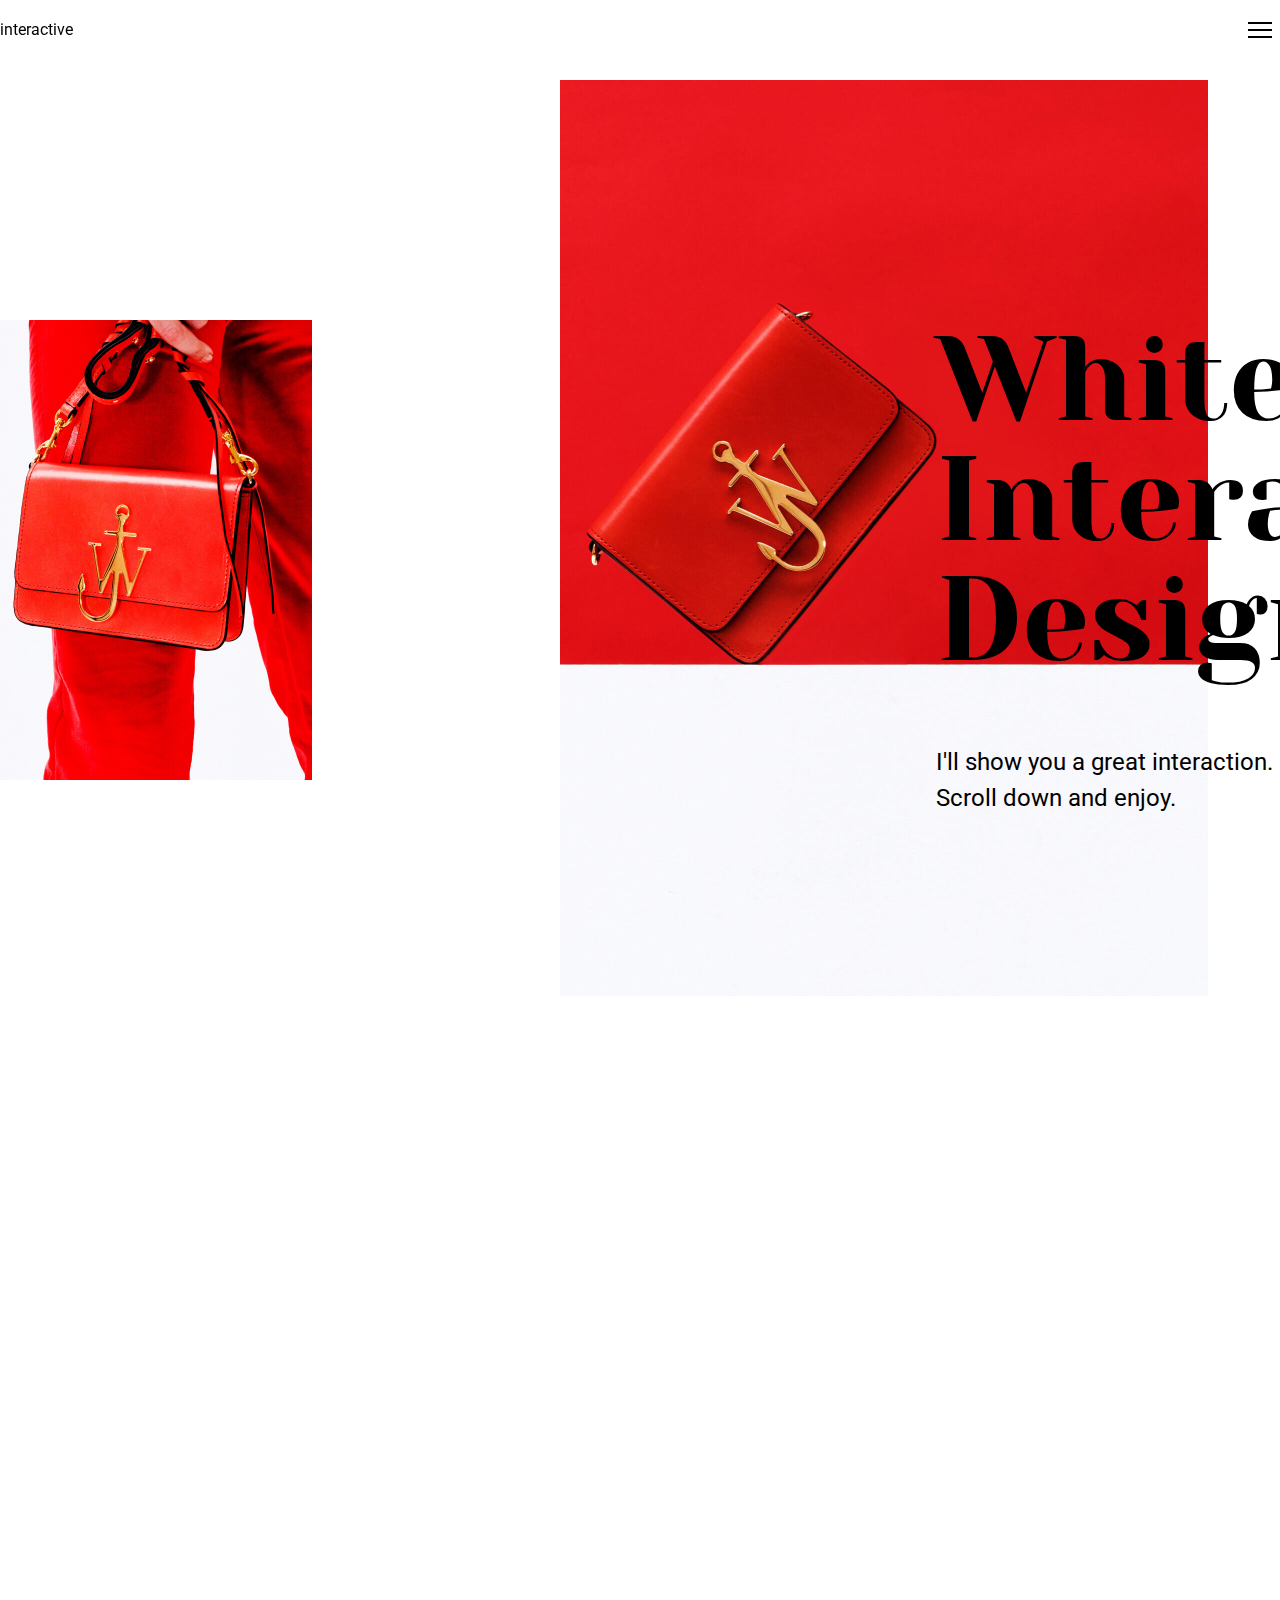
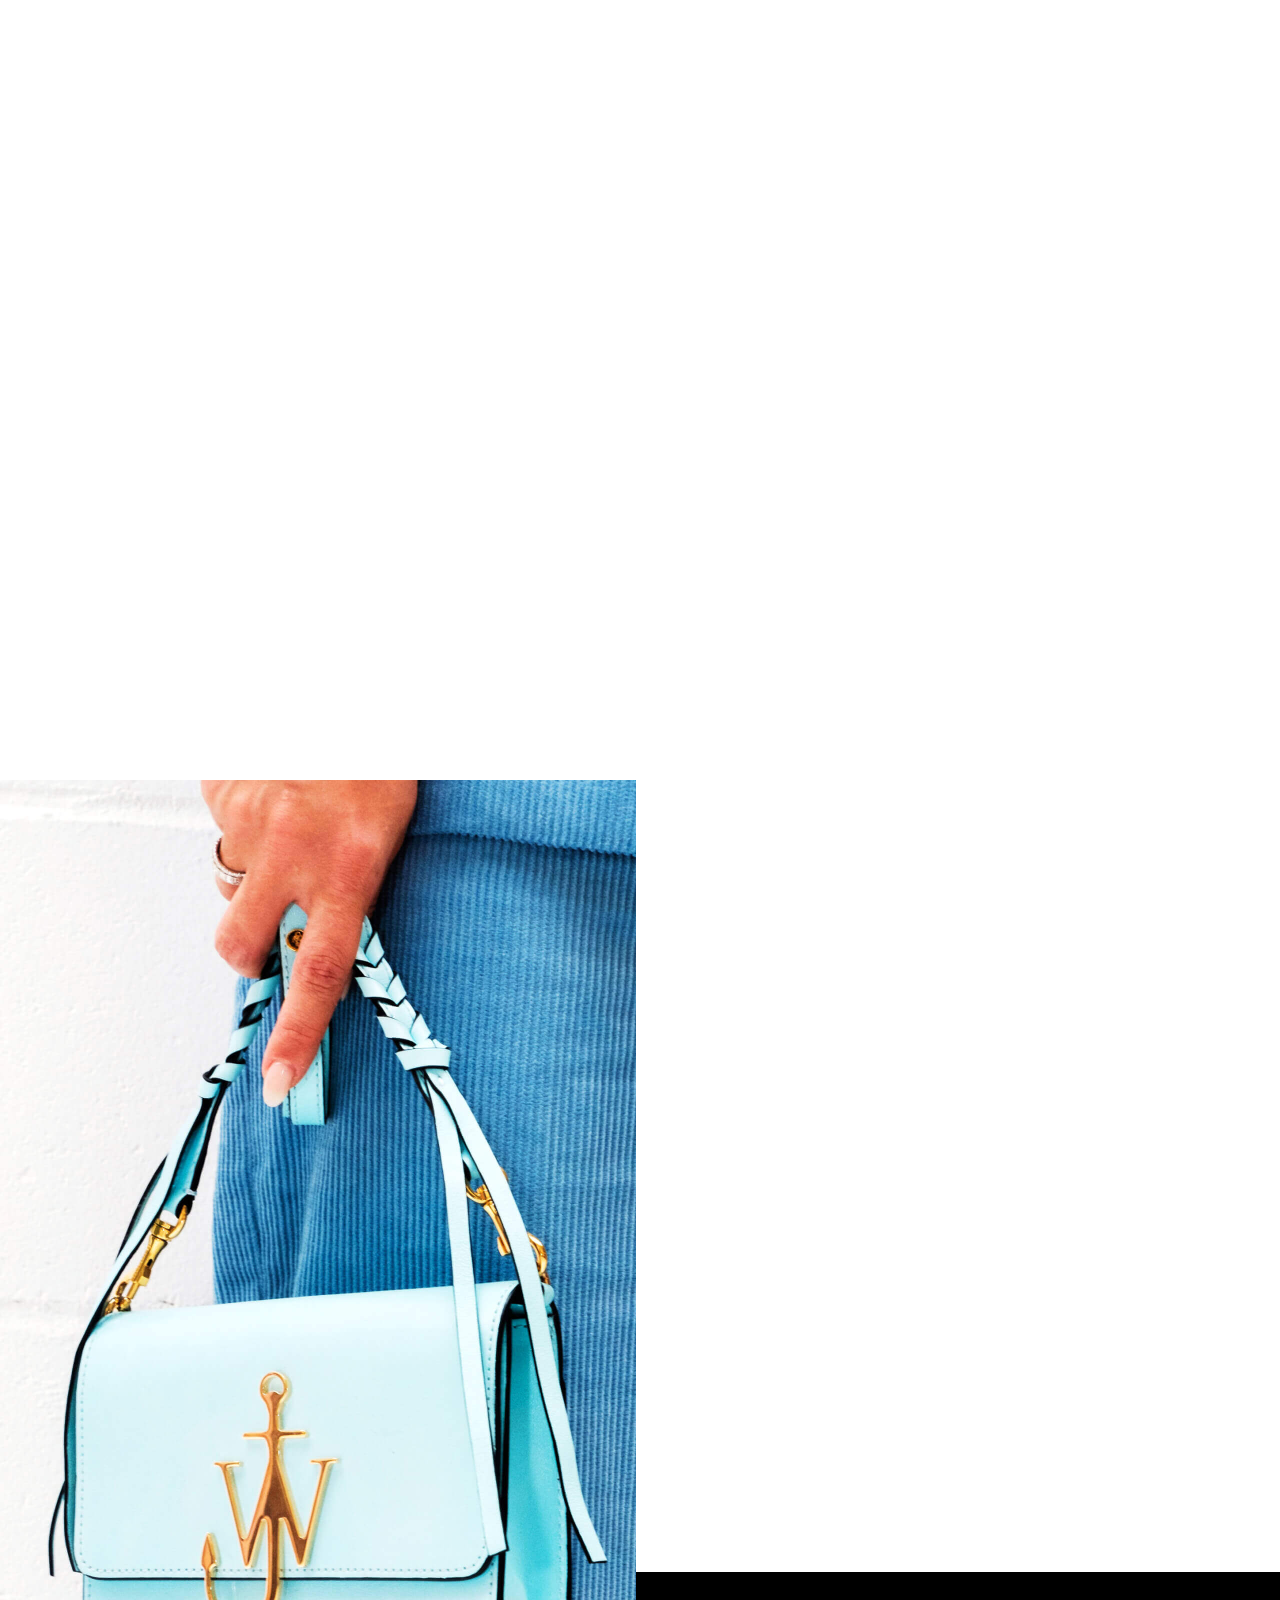
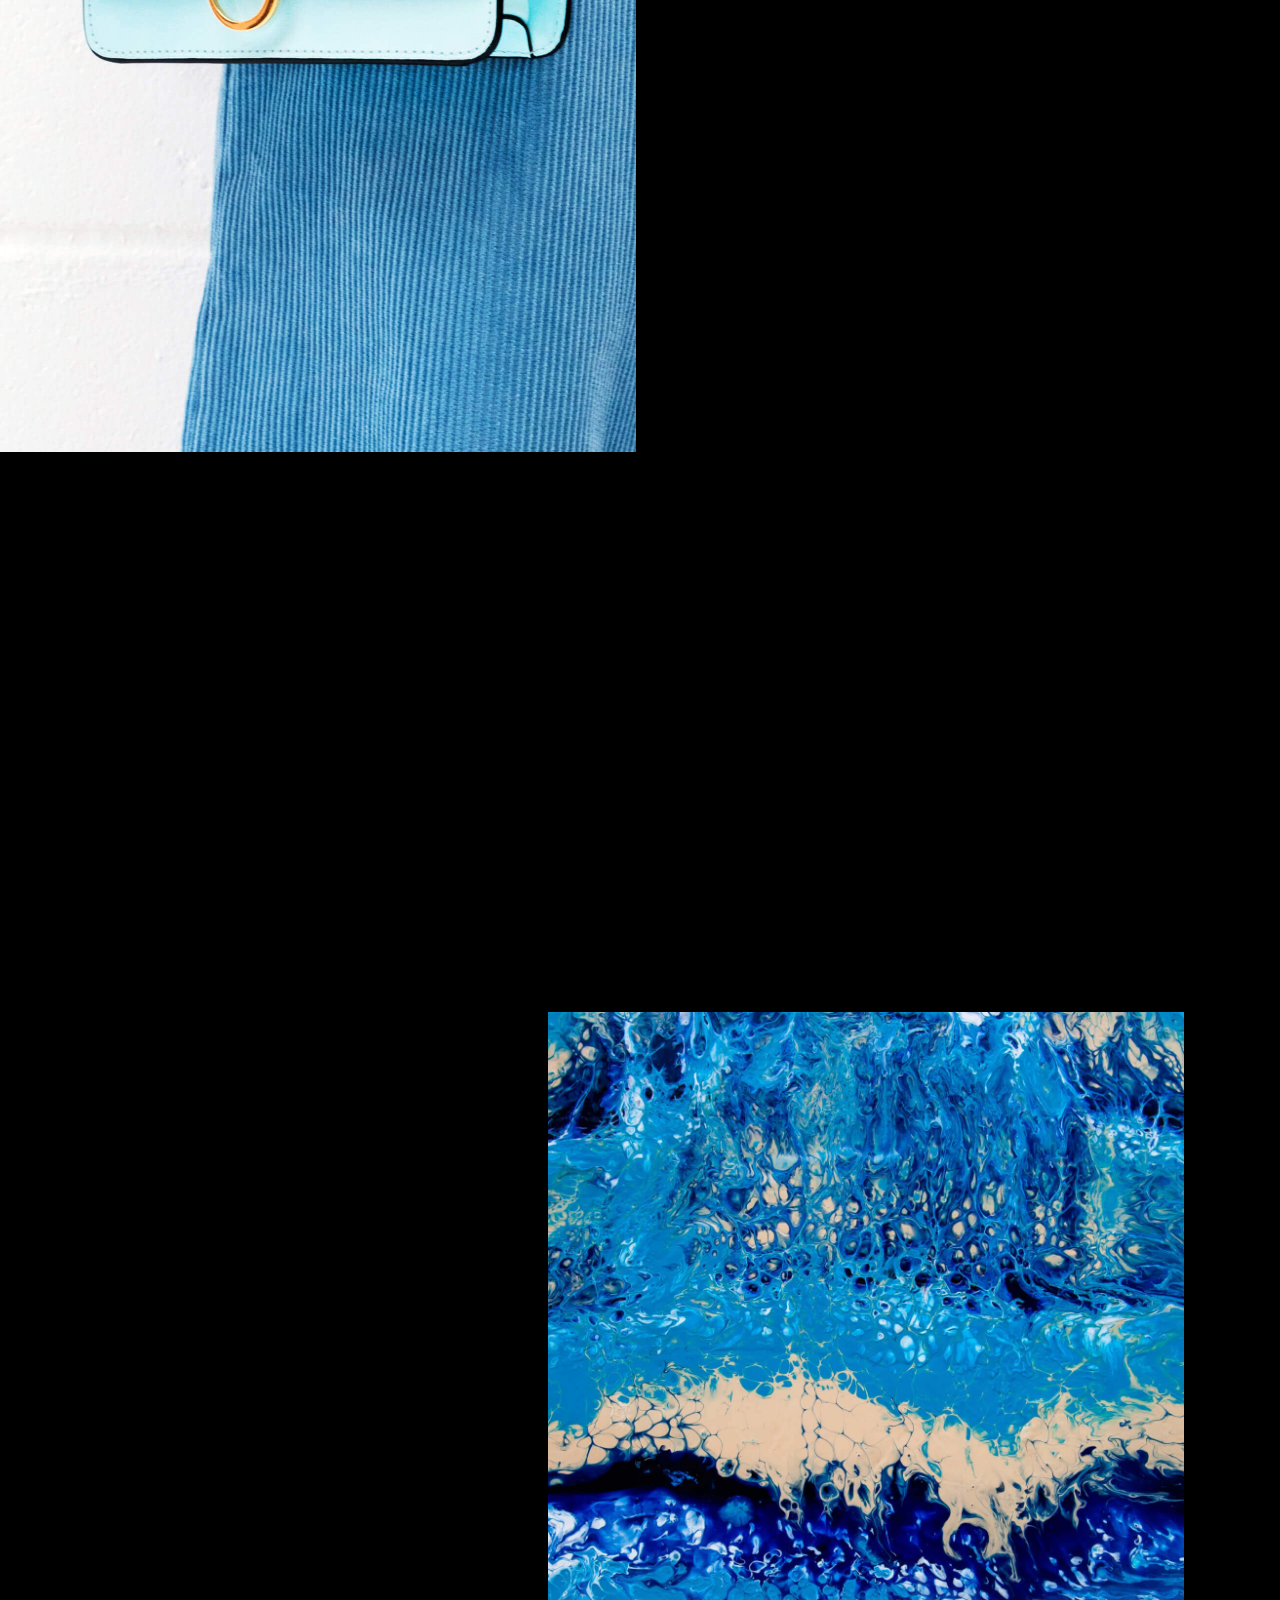
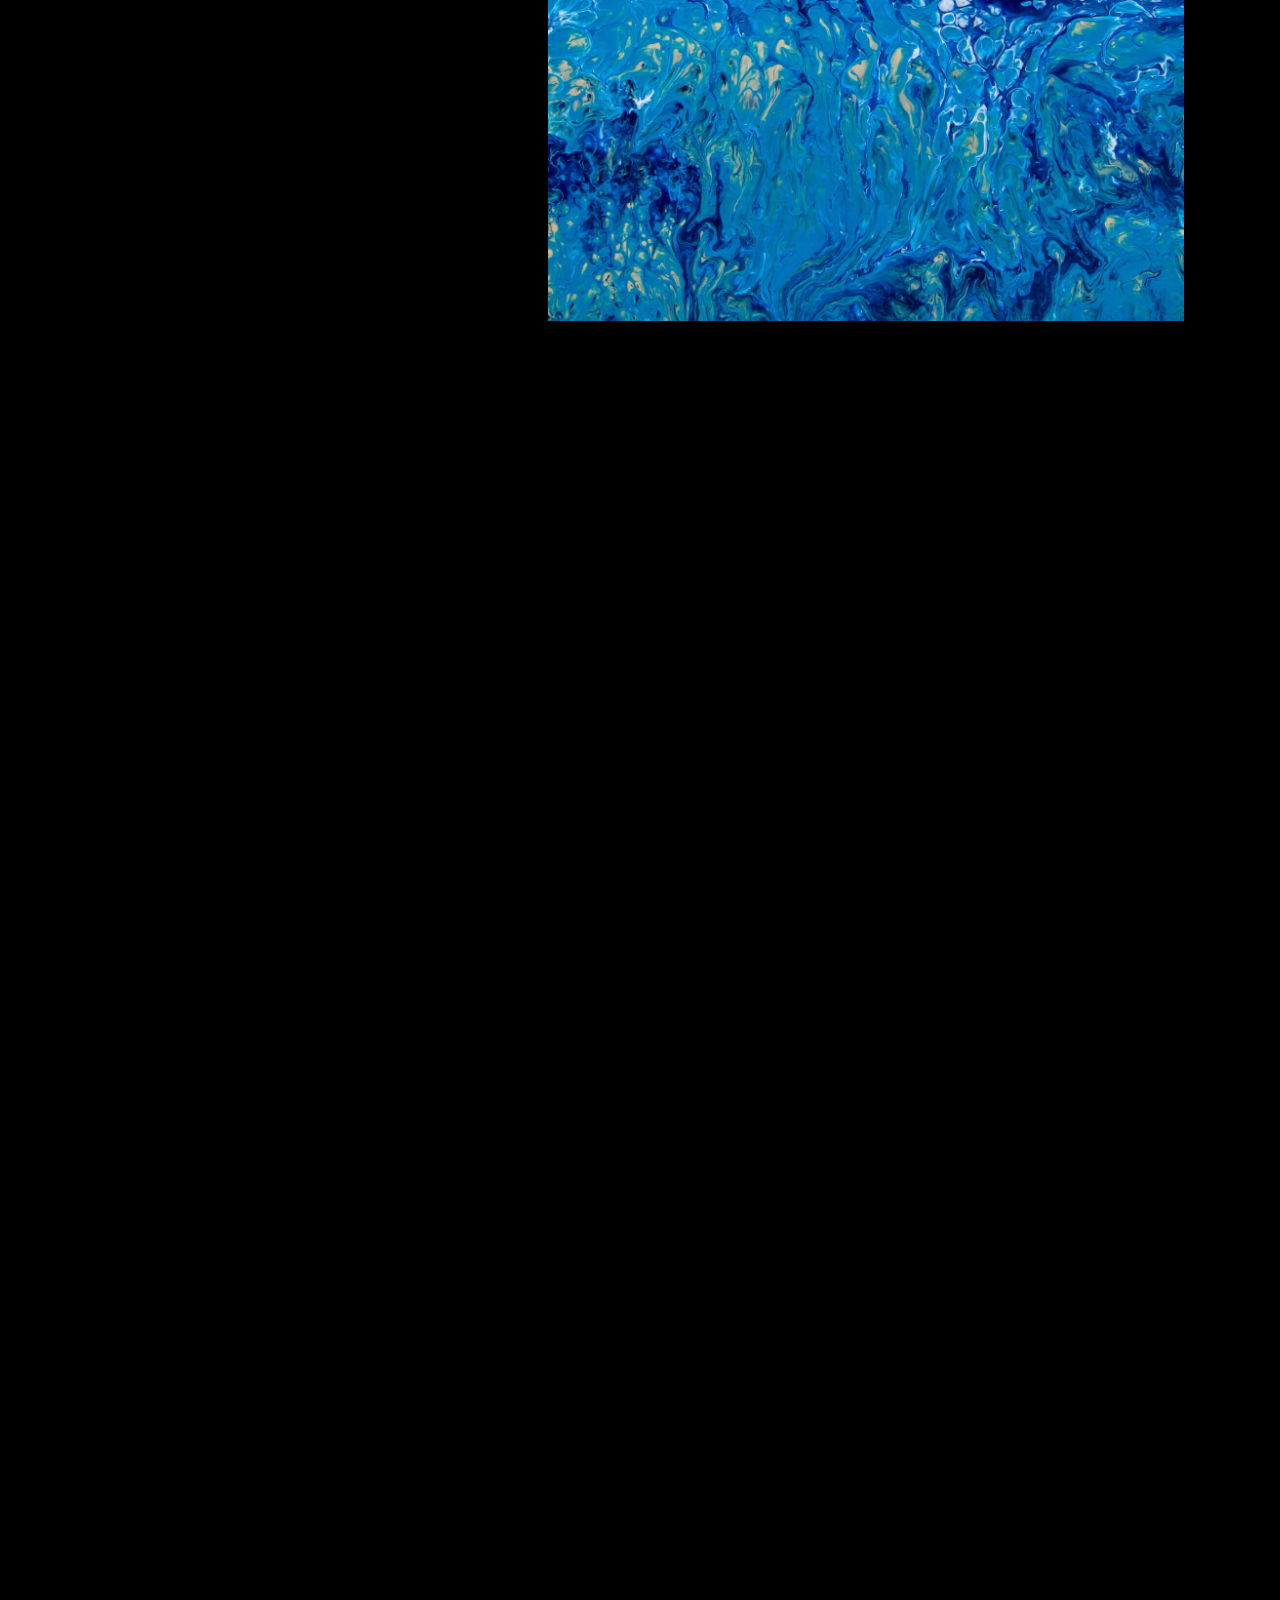
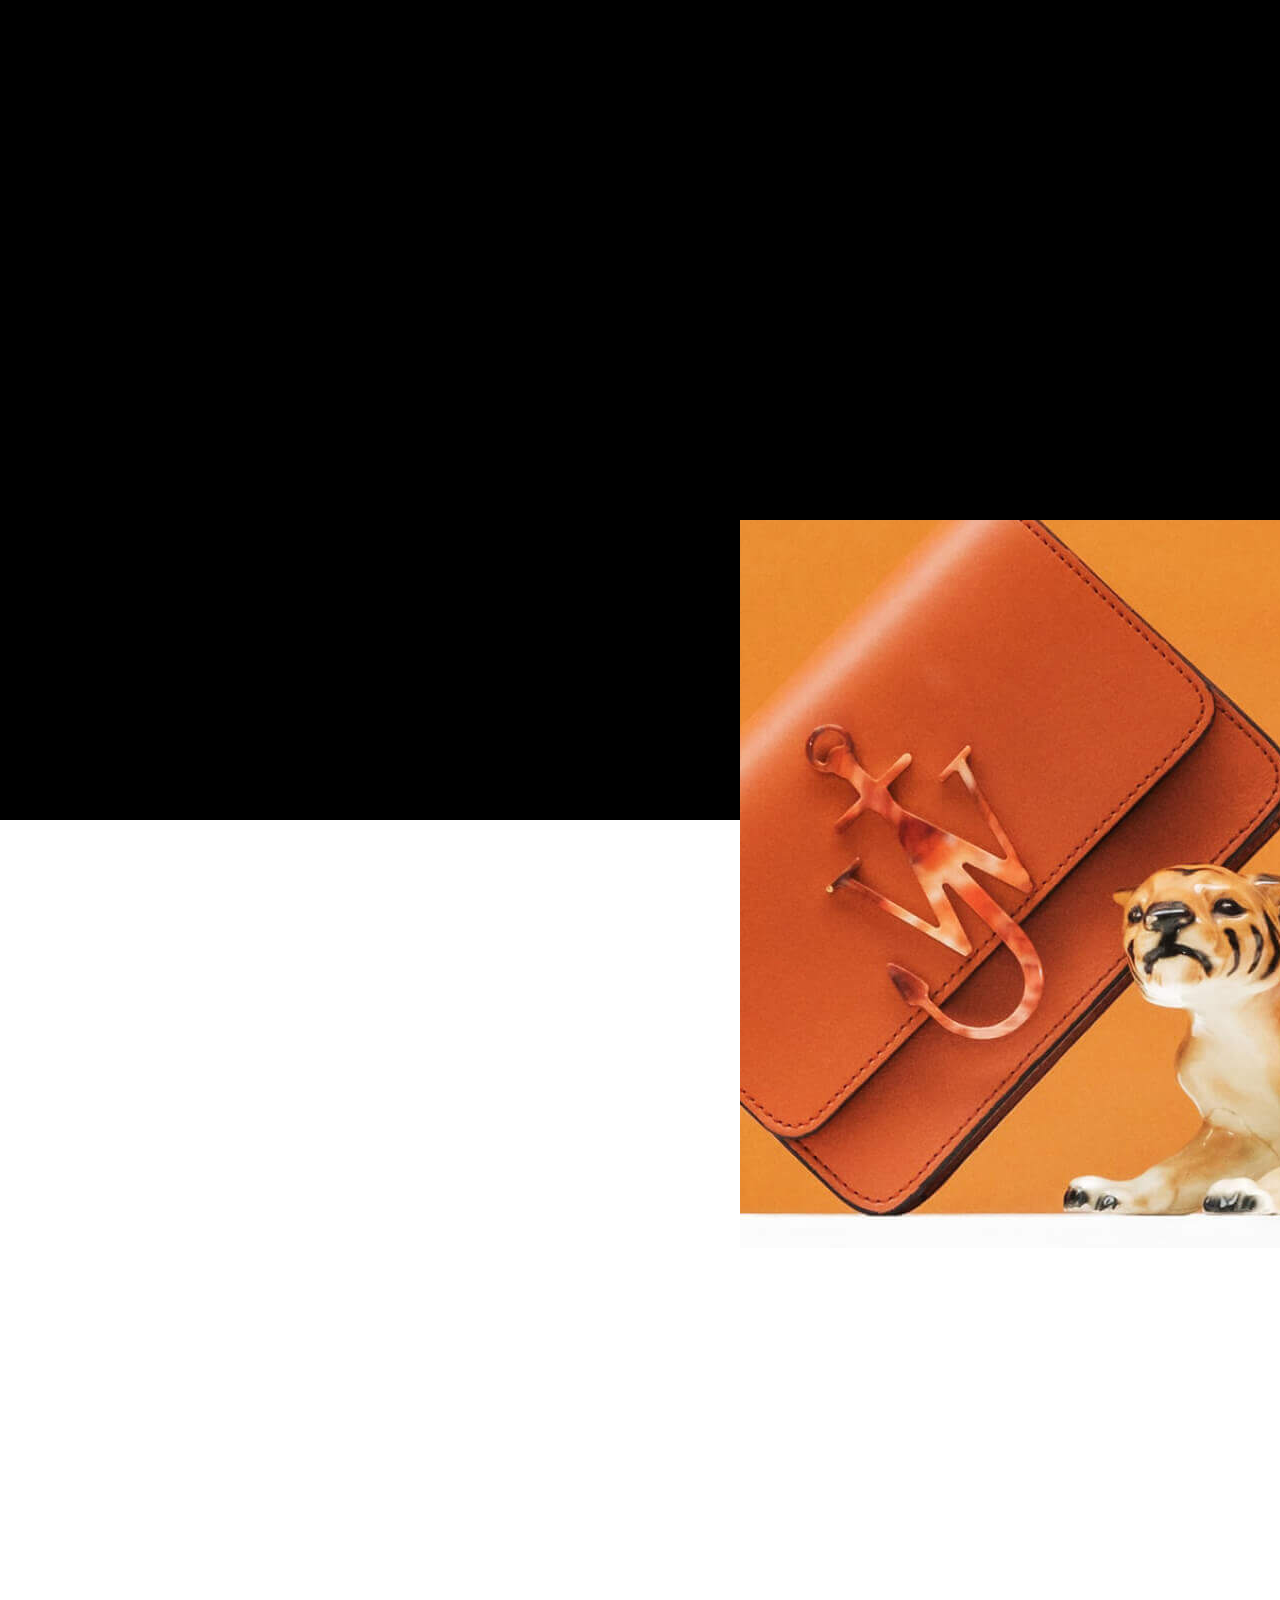
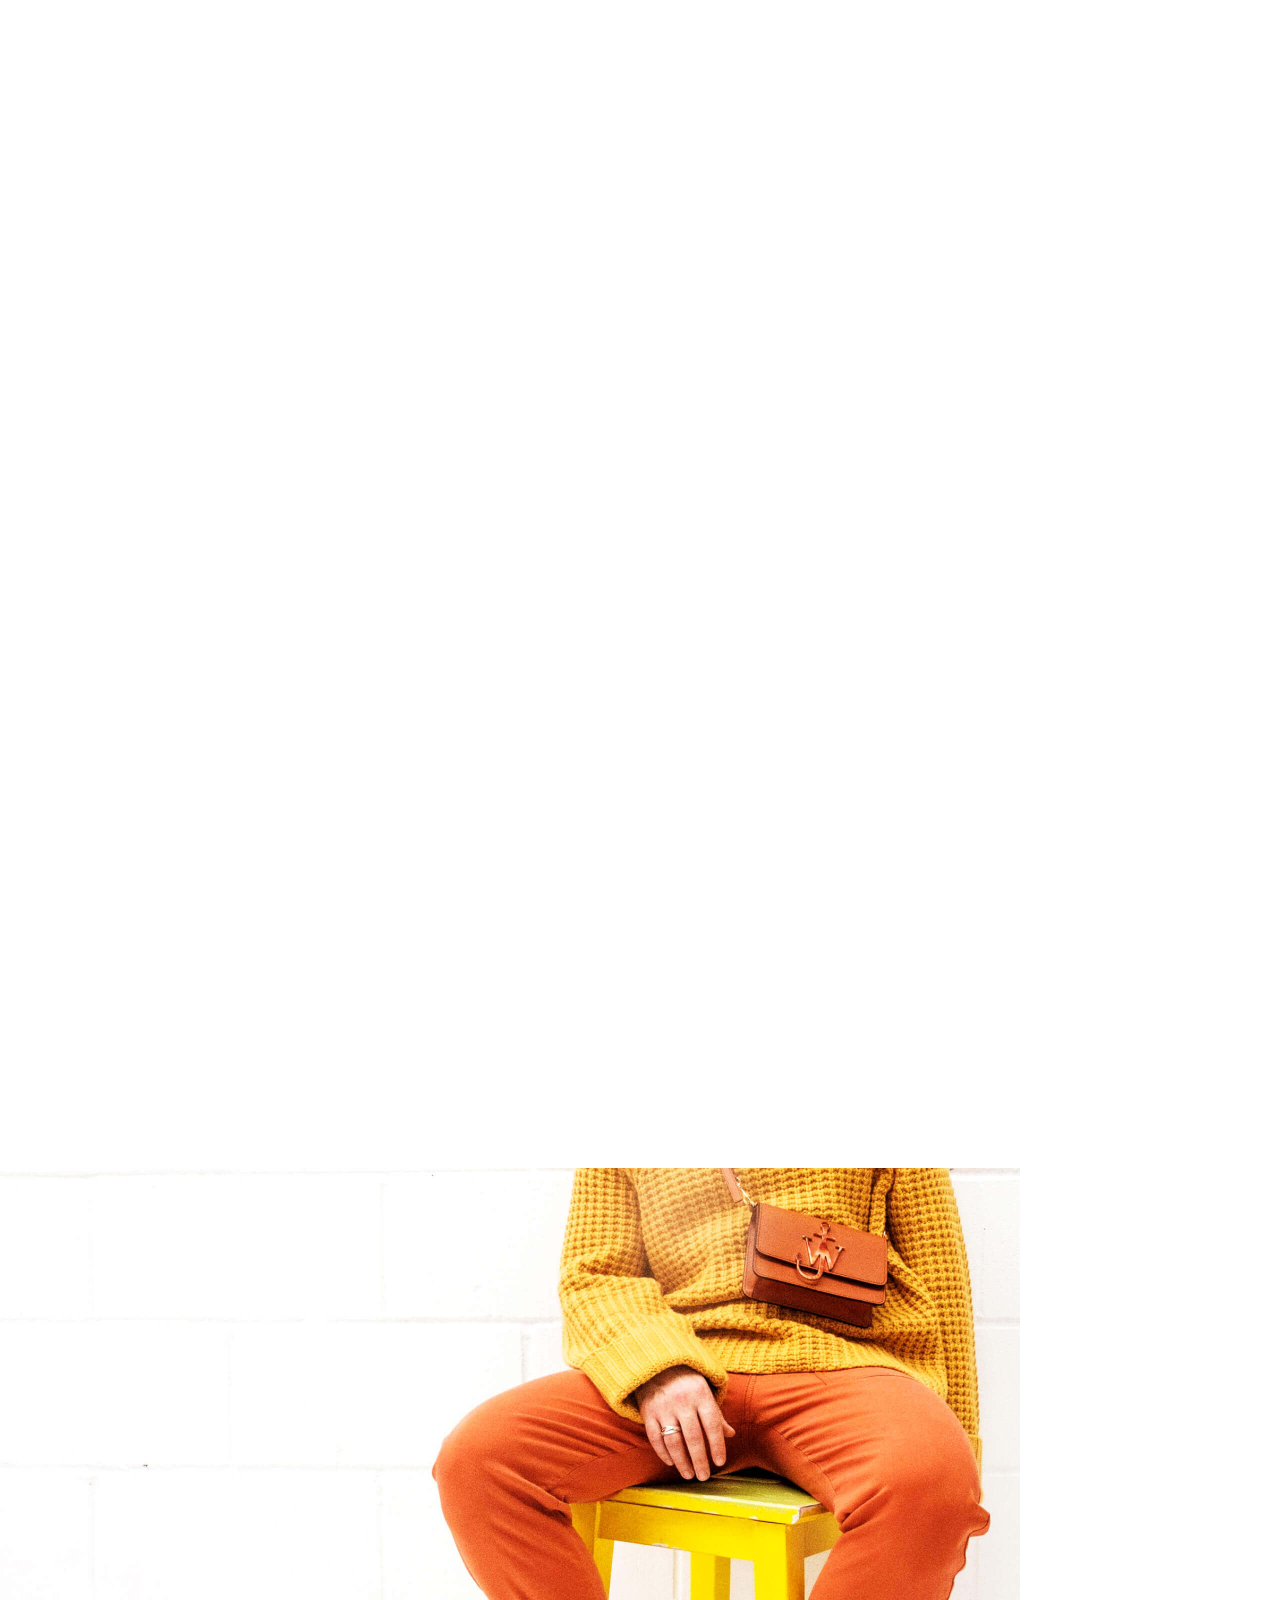
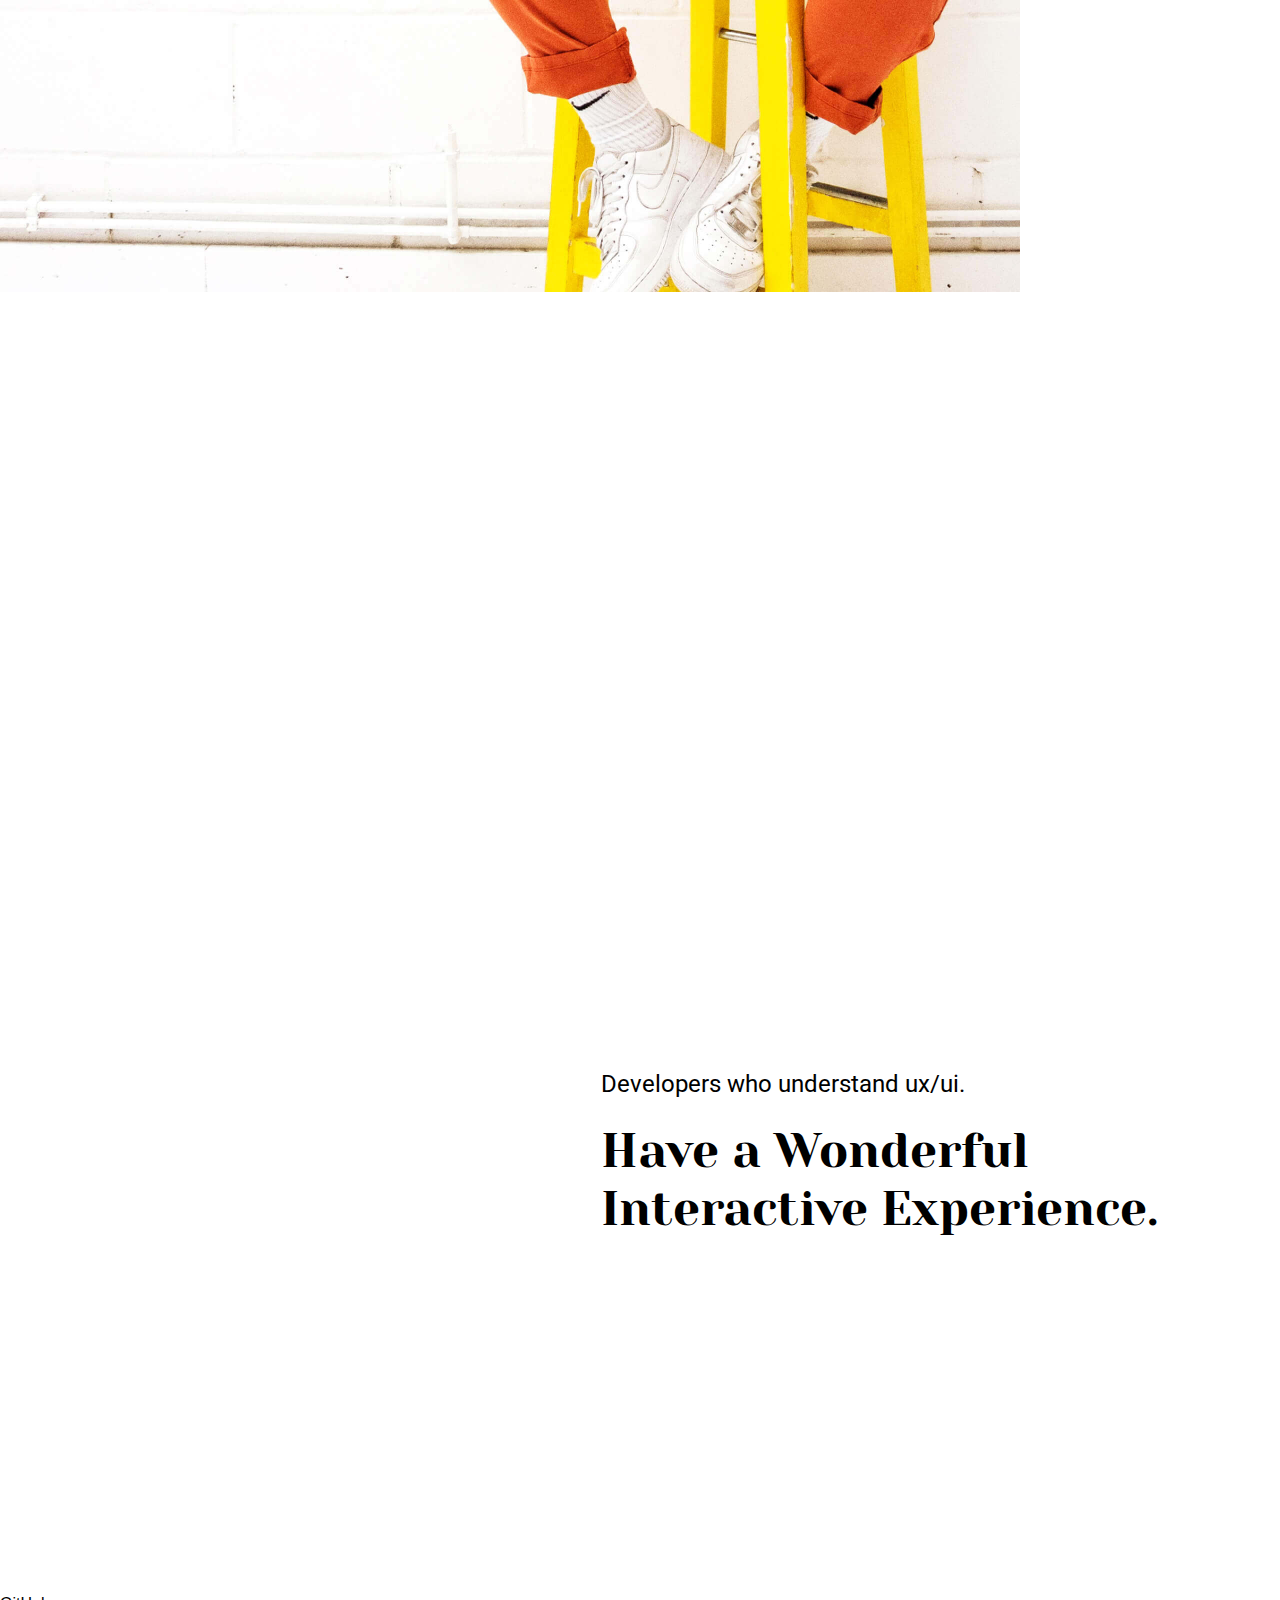
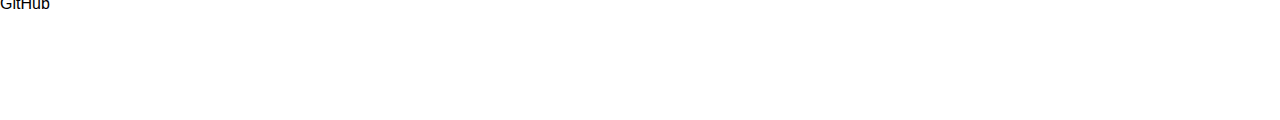
<file: html/index.html>
<!DOCTYPE html>
<html lang="ko">

<head>
  <meta charset="UTF-8">
  <meta http-equiv="X-UA-Compatible" content="IE=edge">
  <meta name="viewport" content="width=device-width, initial-scale=1.0">
  <link href="https://fonts.googleapis.com/css2?family=Roboto:wght@100;300;400;500;700;900&family=Yeseva+One&display=swap" rel="stylesheet">
  <link href="https://fonts.googleapis.com/css2?family=Cormorant:wght@300;400;500;600;700&display=swap" rel="stylesheet">
  <link rel="stylesheet" href="../css/reset.css">
  <link rel="stylesheet" href="../css/common.css">
  <link rel="stylesheet" href="../css/index.css">
  <script src="../js/scroll-work.js"></script>
  <title>interactive | main</title>
</head>

<body style="min-width: 1760px;">
  <div class="wrap">
    <header class="header">
      <div class="inner">
        <div class="contents">
          <h1 class="logo">
            <a href="../html/index.html">interactive</a>
          </h1>
          <div class="gnb-util">
            <!-- <nav class="gnb">
              <ul class="gnb-list">
                <li class="item">
                  <a href="../html/aboutme.html" class="page-move">introduce</a>
                </li>
                <li class="item">
                  <a href="../html/information.html" class="page-move">work</a>
                </li>
              </ul>
            </nav> -->
            <button class="hb-menu">
              <div class="btn-box">
                <div class="line-wrap">
                  <span class="line first"></span>
                  <span class="line center"></span>
                  <span class="line last"></span>
                </div>
              </div>
            </button>
            <div class="hb-menu-open">
              <div class="img-photo">
                <img src="../image/hb_menu_photo.png" alt="햄버거 메뉴 콘텐츠 이미지">
              </div>
              <div class="menu-box">
                <div class="menu-wrap">
                  <ul class="menu-list">
                    <li>
                      <a href="#">introduce</a>
                    </li>
                    <li>
                      <a href="../html/work.html">work</a>
                    </li>
                    <li>
                      <a href="#">contact</a>
                    </li>
                  </ul>
                </div>
                <div class="contact-wrap">
                  <address class="address">
                    (C) 2021. kimseunggu all rights reserved.
                  </address>
                </div>
              </div>
            </div>
          </div>
        </div>
      </div>
    </header>
    <main class="container main">
      <div class="section-contents">
        <div class="red">
          <div class="inner">
            <div class="contents">
              <figure class="img-intro">
                <img src="../image/red_bag_holding.jpg" alt="레드가방 사진">
              </figure>
              <figure class="img-intro-next">
                <img src="../image/red_bag_center.jpg" alt="레드가방 사진">
              </figure>
              <div class="text-wrap">
                <strong class="tit">White Interaction Design</strong>
                <p class="desc">I'll show you a great interaction. Scroll down and enjoy.</p>
              </div>
            </div>
          </div>
        </div>
        <div class="red-next">
          <div class="inner">
            <div class="contents">
              <figure class="img-intro">
                <img src="../image/red_bag_back.jpg" alt="레드가방 사진">
              </figure>
              <div class="text-wrap">
                <div class="desc-style">
                  <div class="desc-motion">
                    <p class="desc">If you see the image, press it. A wonderful interaction appears.</p>
                  </div>
                </div>
                <div class="tit-motion">
                  <strong class="tit">Visual interaction</strong>
                </div>
              </div>
            </div>
          </div>
        </div>
        <div class="sky">
          <div class="inner">
            <div class="contents">
              <figure class="img-intro">
                <img src="../image/sky_bag_holding.jpg" alt="스카이 가방">
              </figure>
              <div class="box"></div>
              <div class="text-wrap">
                <div class="desc-style">
                  <div class="desc-motion">
                    <p class="desc">I try to create a big interaction.</p>
                  </div>
                </div>
                <div class="tit-motion">
                  <strong class="tit">Nice Layout</strong>
                </div>
              </div>
            </div>
          </div>
        </div>
        <div class="balck-title">
          <div class="inner">
            <div class="contents">
              <div class="text-wrap">
                <div class="desc-style">
                  <div class="desc-motion">
                    <p class="desc">I'll show you a great interaction.</p>
                  </div>
                  <div class="desc-motion">
                    <p class="desc">Scroll down and enjoy.</p>
                  </div>
                </div>
                <div class="tit-style">
                  <div class="tit-motion">
                    <strong class="tit">Black</strong>
                  </div>
                  <div class="tit-motion">
                    <strong class="tit">Interaction</strong>
                  </div>
                  <div class="tit-motion">
                    <strong class="tit">Design</strong>
                  </div>
                </div>
              </div>
            </div>
          </div>
        </div>
        <div class="blue-bg">
          <div class="inner">
            <div class="contents">
              <figure class="img-intro">
                <img src="../image/blue_bg.jpg" alt="블루 백그라운드 이미지">
              </figure>
              <div class="box"></div>
              <div class="text-wrap">
                <div class="desc-style">
                  <div class="desc-motion">
                    <p class="desc">I'll make a great interaction web for you.</p>
                  </div>
                </div>
                <div class="tit-style">
                  <div class="tit-motion">
                    <strong class="tit">Experience The</strong>
                  </div>
                  <div class="tit-motion">
                    <strong class="tit">Interaction.</strong>
                  </div>
                </div>
              </div>
            </div>
          </div>
        </div>
        <div class="blue">
          <div class="inner">
            <div class="contents">
              <figure class="img-intro">
                <img src="../image/blue_bag_center.jpg" alt="블루 가방">
              </figure>
              <div class="box"></div>
              <div class="text-wrap">
                <div class="desc-style">
                  <div class="desc-motion">
                    <p class="desc">Developers who understand ux/ui.</p>
                  </div>
                </div>
                <div class="tit-style">
                  <div class="tit-motion">
                    <strong class="tit">Web Interactive</strong>
                  </div>
                  <div class="tit-motion">
                    <strong class="tit">Developer.</strong>
                  </div>
                </div>
              </div>
            </div>
          </div>
        </div>
        <div class="brown-intro">
          <div class="inner">
            <div class="contents">
              <figure class="img-intro">
                <img src="../image/brown_bag_center.jpg" alt="갈색 가방">
              </figure>
              <div class="text-wrap">
                <div class="desc-style">
                  <div class="desc-motion">
                    <p class="desc">Beautiful beauty of blank space.</p>
                  </div>
                </div>
                <div class="tit-style">
                  <div class="tit-motion">
                    <strong class="tit">Deep and beautiful</strong>
                  </div>
                  <div class="tit-motion">
                    <strong class="tit">Margins.</strong>
                  </div>
                </div>
              </div>
            </div>
          </div>
        </div>
        <div class="brown-intro-next">
          <div class="inner">
            <div class="contents">
              <figure class="img-intro">
                <img src="../image/brown_bag_shoulder.jpg" alt="갈색 가방">
              </figure>
              <div class="box"></div>
              <div class="text-wrap">
                <div class="desc-style">
                  <div class="desc-motion">
                    <p class="desc">Developers who understand ux/ui.</p>
                  </div>
                </div>
                <div class="tit-style">
                  <div class="tit-motion">
                    <strong class="tit">Have a Wonderful</strong>
                  </div>
                  <div class="tit-motion">
                    <strong class="tit">Interactive Experience.</strong>
                  </div>
                </div>
              </div>
            </div>
          </div>
        </div>
        <div class="brown-last">
          <div class="inner">
            <div class="contents">
              <figure class="img-intro">
                <img src="../image/brown_bag_chair.jpg" alt="갈색 가방">
              </figure>
              <div class="text-wrap">
                <div class="desc-style">
                  <div class="desc-motion">
                    <p class="desc">Developers who understand ux/ui.</p>
                  </div>
                </div>
                <div class="tit-style">
                  <div class="tit-motion">
                    <strong class="tit">Have a Wonderful</strong>
                  </div>
                  <div class="tit-motion">
                    <strong class="tit">Interactive Experience.</strong>
                  </div>
                </div>
              </div>
            </div>
          </div>
        </div>
        <div class="contents-last">
          <div class="inner">
            <div class="contents">
              <figure class="img-intro">
                <img src="../image/sky_bag_center.jpg" alt="스카이 가방">
              </figure>
              <div class="box"></div>
              <div class="text-wrap">
                <p class="desc">Developers who understand ux/ui.</p>
                <strong class="tit">Have a Wonderful Interactive Experience.</strong>
              </div>
            </div>
          </div>
        </div>
      </div>
      <span class="count">0</span>
    </main>
    <footer class="footer">
      <div class="inner">
        <ul class="info-list">
          <li class="info-item">
            <a href="https://github.com/wangkodok/web-interactive">GitHub</a>
          </li>
        </ul>
        <address>비상업적으로 사용되고 있는 포트폴리오입니다.</address>
      </div>
    </footer>
  </div>
  <script src="../js/common.js"></script>
  <script src="../js/index.js"></script>
</body>

</html>
</file>
<file: css/common.css>
@charset "utf-8";

:root {
  --font-Roboto : 'Roboto', sans-serif;
  --font-Yeseva_One : 'Yeseva One', cursive;
}

body {
  overflow-y: overlay;
}

body::-webkit-scrollbar {
  width: 0px;
}

body.on::-webkit-scrollbar {
  width: 6px;
}

body::-webkit-scrollbar-thumb {
  background-color: rgba(0, 0, 0, 1);
  border-radius: 0;
}

body.on::-webkit-scrollbar-thumb {
  background-color: rgba(0, 0, 0, 1);
  border-radius: 3px;
}

body::-webkit-scrollbar-track {
  background-color: transparent;
}

/* .loading-spinner {
  position: fixed;
  top: 0; left: 0;
  width: 100%;
  height: 100%;
  background-color: rgba(255, 255, 255, 0.7);
  z-index: 9999;
  opacity: 1;
  transition: 0.5s ease;
} */

/* .loading-spinner > div {
  position: absolute;
  top: 45%;
  left: 50%;
  transform: translate(-50%, -50%);
  font-size: 24px;
} */

/* .loading-spinner .loader {
  position: absolute;
  top: 50%;
  left: 50%;
  transform: translate(-50%, -50%);
  width: initial;
} */

.main .count {
  position: fixed;
  top: 20px;
  right: 20px;
  z-index: 1;
  color: #000;
  opacity: 0;
}

.main .count.on {
  opacity: 1;
}

.main .count.change {
  color: #fff;
}

.main .count.line {
  left: 0px;
}

.wrap {
  overflow: hidden;
  opacity: 1;
  transition: all 0.5s ease;
}

.wrap.on {
  opacity: 1;
}

.wrap .inner {
  max-width: 1760px;
  margin: 0 auto;
}

.header {
  position: fixed;
  top: 0;
  right: 0;
  left: 0;
  z-index: 100;
}

.header .contents {
  display: flex;
  align-items: center;
  justify-content: space-between;
  height: 60px;
}

.header .logo {
  font-size: 16px;
  font-family: var(--font-Roboto);
}

.header .logo a.on {
  color: #fff;
}

.header .gnb-util {
  display: flex;
  align-items: center;
}

.header .gnb-util .gnb {
  margin: 0 40px 0 0;
}

.header .gnb-util .gnb-list {
  display: flex;
}

.header .gnb-util .page-move {
  padding: 0 20px;
  line-height: 60px;
  font-size: 16px;
  font-family: var(--font-Roboto);
}

.hb-menu {
  position: relative;
  display: inline-block;
  width: 40px;
  height: 40px;
  font-size: 0;
  z-index: 1000;
}

.hb-menu .line-wrap {
  position: absolute;
  top: 50%;
  left: 50%;
  transform: translate(-50%, -50%);
  width: 24px;
}

.hb-menu .line-wrap .line {
  display: inline-block;
  width: 100%;
  height: 2px;
  margin: 0 0 5px 0;
  background-color: #000;
  transform: rotate(0);
  transition: all 0.5s ease;
}

.hb-menu.activation .btn-box {
  width: 40px;
  height: 40px;
  border: 1px solid #fff;
  box-sizing: border-box;
}

.hb-menu.activation .line-wrap .line {
  background-color: #fff;
}

.hb-menu.activation .line-wrap .line.first {
  transform: rotate(45deg);
  margin: 0 0 -2px 0;
}

.hb-menu.activation .line-wrap .line.center {
  display: none;
}

.hb-menu.activation .line-wrap .line.last {
  transform: rotate(-45deg);
}

.hb-menu .line-wrap .line.on {
  background-color: #fff;
}

.hb-menu .line-wrap .line:last-child {
  margin: 0;
}

.hb-menu-open {
  position: fixed;
  top: -100%;
  left: 0;
  z-index: 999;
  width: 100%;
  height: 100vh;
  background-color: #000;
  opacity: 0;
  overflow: hidden;
  transition: all 0.5s ease;
}

.hb-menu-open.activation {
  border: 1px solid #fff;
}

.hb-menu-open .img-photo {
  position: absolute;
  top: -100%;
  right: 0;
  z-index: -1;
}

.hb-menu-open .img-photo.on {
  animation-name: img-photo;
  animation-delay: 1.3s;
  animation-duration: 1.6s;
  animation-fill-mode: both;
}

@keyframes img-photo {
  from {
    opacity: 0;
  }

  to {
    opacity: 0.3;
  }
}

.hb-menu-open.on {
  top: 0;
  opacity: 1;
}

.hb-menu-open .menu-box {
  position: relative;
  width: 100%;
  height: 100vh;
}

.hb-menu-open .menu-wrap {
  position: absolute;
  top: 120px;
  left: 100px;
}

.hb-menu-open .menu-list {}

.hb-menu-open .menu-list > li {}

.hb-menu-open .menu-list > li > a {
  position: relative;
  color: rgba(255, 255, 255, 1);
  font-size: 64px;
  font-family: var(--font-Yeseva_One);
  font-weight: 400;
  text-transform: capitalize;
  transition: all 0.5s ease;
  -webkit-text-stroke-width: 1px;
  -webkit-text-stroke-color: transparent;
}

.hb-menu-open .menu-list > li > a::after {
  content: '';
  position: absolute;
  top: 50%;
  left: 0;
  transform: translate(0, -50%);
  transition: all 0.5s ease;
  width: 10px;
  height: 10px;
  border-radius: 5px;
  background-color: rgba(255, 255, 255, 1);
  opacity: 0;
}

.hb-menu-open .menu-list > li > a:hover {
  padding: 0 0 0 28px;
  color: rgba(255, 255, 255, 0);
  -webkit-text-stroke-width: 1px;
  -webkit-text-stroke-color: rgba(255, 255, 255, 1);
}

.hb-menu-open .menu-list > li > a:hover::after {
  opacity: 1;
  border: 1px solid rgba(255, 255, 255, 1);
  background-color: rgba(255, 255, 255, 0);
}

.hb-menu-open.on .menu-list > li:nth-child(1) > a {
  animation-name: motion;
  animation-delay: 0.5s;
  animation-duration: 1.0s;
  animation-fill-mode: both;
}

.hb-menu-open.on .menu-list > li:nth-child(2) > a {
  animation-name: motion;
  animation-delay: 0.7s;
  animation-duration: 1.2s;
  animation-fill-mode: both;
}

.hb-menu-open.on .menu-list > li:nth-child(3) > a {
  animation-name: motion;
  animation-delay: 0.9s;
  animation-duration: 1.4s;
  animation-fill-mode: both;
}

@keyframes motion {
  from {
    opacity: 0;
    transform: translate(0, 100%);
  }

  to {
    opacity: 1;
    transform: translate(0, 0);
  }
}

.hb-menu-open .contact-wrap {
  position: absolute;
  right: 100px;
  bottom: 120px;
}

.hb-menu-open.on .address {
  color: #ccc;
  font-weight: 300;
  font-family: var(--font-Roboto);
  animation-name: address;
  animation-delay: 1.5s;
  animation-duration: 2.0s;
  animation-fill-mode: both;
}

@keyframes address {
  from {
    opacity: 0;
  }

  to {
    opacity: 1;
  }
}

.container .title {
  font-size: 120px;
  font-weight: 400;
  font-family: var(--font-Yeseva_One);
}

.footer .inner {
  display: flex;
  align-items: center;
  justify-content: space-between;
  height: 232px;
}

.section-contents {
  padding: 80px 0 0 0;
}

.footer .info-list {
  display: flex;
}

.footer .info-item {
  margin: 0 20px 0 0;
}
</file>
<file: css/index.css>
@charset "utf-8";

.red .contents {
  position: relative;
  height: 916px;
}

.red .img-intro {
  position: absolute;
  top: 240px;
  left: 0;
  width: 312px;
  overflow: hidden;
}

.red .img-intro>img {
  transform: translate(-100%, 0);
  transition: all 1s ease;
  opacity: 0;
}

.red .img-intro.on>img {
  transform: translate(0, 0);
  opacity: 1;
}

.red .img-intro-next {
  position: absolute;
  top: 0;
  left: 560px;
  width: 648px;
  overflow: hidden;
}

.red .img-intro-next>img {
  transform: translate(-100%, 0);
  transition: all 1s ease 0.5s;
  opacity: 0;
}

.red .img-intro-next.on>img {
  transform: translate(0, 0);
  opacity: 1;
}

.red .text-wrap {
  position: absolute;
  top: 240px;
  left: 936px;
  transform: translate(0, 0);
  width: 690px;
}

.red .text-wrap .tit {
  display: inline-block;
  margin: 0 0 64px 0;
  font-size: 120px;
  font-family: var(--font-Yeseva_One);
  font-weight: 400;
  line-height: 100%;
}

.red .text-wrap .desc {
  width: 342px;
  font-size: 24px;
  font-family: var(--font-Roboto);
}










.red-next .contents {
  position: relative;
  height: 856px;
}

.red-next .img-intro {
  position: absolute;
  top: -216px;
  right: 0;
  width: 332px;
  overflow: hidden;
}

.red-next .img-intro>img {
  transform: translate(100%, 0);
  transition: all 0.5s ease;
  opacity: 0;
}

.red-next .img-intro.on>img {
  transform: translate(0, 0);
  opacity: 1;
}

.red-next .text-wrap {
  position: absolute;
  top: 300px;
  left: 0;
  transform: translate(0, 0);
}

.red-next .text-wrap .tit-motion {
  overflow: hidden;
}

.red-next .text-wrap .tit {
  display: inline-block;
  font-size: 120px;
  font-family: var(--font-Yeseva_One);
  font-weight: 400;
  line-height: 100%;
  transform: translate(0, 100%);
}

.red-next .text-wrap .tit-motion.on .tit {
  transform: translate(0, 0);
  transition: all 0.5s ease 0.5s;
}

.red-next .text-wrap .desc-style {
  margin: 0 0 64px 0;
}

.red-next .text-wrap .desc-motion {
  overflow: hidden;
}

.red-next .text-wrap .desc {
  font-size: 24px;
  font-family: var(--font-Roboto);
  transform: translate(0, 100%);
}

.red-next .text-wrap .desc-motion.on .desc {
  transform: translate(0, 0);
  transition: all 0.5s ease 0.3s;
}










.sky .contents {
  position: relative;
  height: 1320px;
}

.sky .img-intro {
  position: absolute;
  top: 528px;
  left: 0;
  transform: translate(0, 0);
  width: 636px;
  overflow: hidden;
}

.sky .img-intro>img {
  /* transform: translate(0, 500px); */
  /* transform: scale(0); */
  transition: all 1.2s ease;
  /* opacity: 0; */
}

.sky .img-intro.on>img {
  /* transform: translate(0, 0); */
  transform: scale(1.2);
  /* opacity: 1; */
}

.sky .box {
  position: absolute;
  top: 0;
  left: 416px;
  transform: translate(0, 0);
  z-index: -1;
  width: 600px;
  height: 0;
  background-color: #3B87B5;
  transition: height 1.2s ease;
}

.sky .box.on {
  height: 688px;
}

.sky .text-wrap {
  position: absolute;
  top: 776px;
  right: 0;
  transform: translate(0, 0);
}

.sky .text-wrap .desc-style {
  margin: 0 0 32px 0;
}

.sky .text-wrap .desc-motion {
  overflow: hidden;
}

.sky .text-wrap .desc {
  font-size: 24px;
  font-family: var(--font-Roboto);
  transform: translate(0, 100%);
}

.sky .text-wrap .desc-motion.on .desc {
  transform: translate(0, 0);
  transition: all 0.7s ease 0.5s;
}

.sky .text-wrap .tit-motion {
  overflow: hidden;
}

.sky .text-wrap .tit {
  display: inline-block;
  font-size: 120px;
  font-family: var(--font-Yeseva_One);
  font-weight: 400;
  line-height: 130px;
  transform: translate(0, 100%);
}

.sky .text-wrap .tit-motion.on .tit {
  transform: translate(0, 0);
  transition: all 0.9s ease 0.8s;
}










.balck-title {
  background-color: #000;
}

.balck-title .contents {
  position: relative;
  height: 1040px;
}

.balck-title .text-wrap {
  position: absolute;
  top: 272px;
  right: 0;
  transform: translate(0, 0);
  width: 690px;
  color: #fff;
}

.balck-title .text-wrap .desc-style {
  margin: 0 0 32px 0;
}

.balck-title .text-wrap .desc-motion {
  overflow: hidden;
}

.balck-title .text-wrap .desc {
  font-size: 24px;
  font-family: var(--font-Roboto);
  transform: translate(0, 100%);
}

.balck-title .text-wrap .desc-motion.on .desc {
  transform: translate(0, 0);
}

.balck-title .text-wrap .desc-motion.on:nth-child(1) .desc {
  animation-name: motion;
  animation-delay: 0.1s;
  animation-duration: 0.5s;
  animation-fill-mode: both;
}

.balck-title .text-wrap .desc-motion.on:nth-child(2) .desc {
  animation-name: motion;
  animation-delay: 0.2s;
  animation-duration: 0.7s;
  animation-fill-mode: both;
}

.balck-title .text-wrap .tit-motion {
  overflow: hidden;
}

.balck-title .text-wrap .tit {
  display: inline-block;
  font-size: 120px;
  font-family: var(--font-Yeseva_One);
  font-weight: 400;
  line-height: 130px;
  transform: translate(0, 100%);
}

.balck-title .text-wrap .tit-motion.on:nth-child(1) .tit {
  animation-name: motion;
  animation-delay: 0.3s;
  animation-duration: 0.9s;
  animation-fill-mode: both;
}

.balck-title .text-wrap .tit-motion.on:nth-child(2) .tit {
  animation-name: motion;
  animation-delay: 0.4s;
  animation-duration: 1.1s;
  animation-fill-mode: both;
}

.balck-title .text-wrap .tit-motion.on:nth-child(3) .tit {
  animation-name: motion;
  animation-delay: 0.5s;
  animation-duration: 1.3s;
  animation-fill-mode: both;
}

@keyframes motion {
  from {
    opacity: 0;
    transform: translate(0, 100%);
  }

  to {
    opacity: 1;
    transform: translate(0, 0);
  }
}










.blue-bg {
  background-color: #000;
}

.blue-bg .contents {
  position: relative;
  height: 1268px;
}

.blue-bg .img-intro {
  position: absolute;
  top: 0;
  left: 548px;
  z-index: 1;
  width: 636px;
  overflow: hidden;
}

.blue-bg .img-intro img {
  transition: all 1.2s ease;
}

.blue-bg .img-intro.on img {
  transform: scale(1.1);
}

.blue-bg .box {
  position: absolute;
  left: 1020px;
  bottom: 0;
  transform: translate(0, 0);
  width: 424px;
  height: 0;
  background-color: #011550;
  transition: height 1.5s ease;
}

.blue-bg .box.on {
  height: 576px;
}

.blue-bg .text-wrap {
  position: absolute;
  top: 704px;
  left: 0;
  transform: translate(0, 0);
  z-index: 2;
  width: 956px;
  color: #fff;
}

.blue-bg .text-wrap .desc-style {
  margin: 0 0 32px 0;
}

.blue-bg .text-wrap .desc-motion {
  overflow: hidden;
}

.blue-bg .text-wrap .desc {
  font-size: 24px;
  font-family: var(--font-Roboto);
  transform: translate(0, 100%);
  transition: all 0.5s ease;
}

.blue-bg .text-wrap .desc-motion.on .desc {
  transform: translate(0, 0);
}

.blue-bg .text-wrap .tit-motion {
  overflow: hidden;
}

.blue-bg .text-wrap .tit {
  display: inline-block;
  font-size: 120px;
  font-family: var(--font-Yeseva_One);
  font-weight: 400;
  line-height: 130px;
  transform: translate(0, 100%);
  transition: all 0.5s ease 1s;
}

.blue-bg .text-wrap .tit-motion.on .desc {
  transform: translate(0, 0);
}

.blue-bg .text-wrap .tit-motion.on:nth-child(1) .tit {
  animation-name: motion;
  animation-delay: 0.1s;
  animation-duration: 0.5s;
  animation-fill-mode: both;
}

.blue-bg .text-wrap .tit-motion.on:nth-child(2) .tit {
  animation-name: motion;
  animation-delay: 0.2s;
  animation-duration: 0.7s;
  animation-fill-mode: both;
}

@keyframes motion {
  from {
    opacity: 0;
    transform: translate(0, 100%);
  }

  to {
    opacity: 1;
    transform: translate(0, 0);
  }
}










.blue {
  background-color: #000;
}

.blue .contents {
  position: relative;
  height: 1740px;
}

.blue .img-intro {
  position: absolute;
  top: 180px;
  left: 0;
  transform: translate(0, 0);
  width: 956px;
  overflow: hidden;
}

.blue .img-intro img {
  transition: all 1.7s ease;
  /* transform: translate(0, -100%); */
  transform: scale(1.5);
  opacity: 0;
  /* filter: grayscale(100%); */
}

.blue .img-intro.on img {
  /* transform: translate(0, 0); */
  opacity: 1;
  transform: scale(1);
  /* filter: grayscale(0%); */
}

.blue .box {
  position: absolute;
  top: 684px;
  right: 0;
  width: 312px;
  height: 0;
  background-color: #0092D8;
  transition: height 1.5s ease;
}

.blue .box.on {
  height: 356px;
}

.blue .text-wrap {
  position: absolute;
  top: 1104px;
  left: 0;
  transform: translate(0, 0);
  width: 988px;
  color: #fff;
}

.blue .text-wrap .desc-style {
  margin: 0 0 64px 0;
}

.blue .text-wrap .desc-motion {
  overflow: hidden;
}

.blue .text-wrap .desc {
  font-size: 24px;
  font-family: var(--font-Roboto);
  transform: translate(0, 100%);
  transition: all 1.2s ease;
}

.blue .text-wrap .desc-motion.on .desc {
  transform: translate(0, 0);
}

.blue .text-wrap .tit-motion {
  overflow: hidden;
}

.blue .text-wrap .tit {
  display: inline-block;
  font-size: 120px;
  font-family: var(--font-Yeseva_One);
  font-weight: 400;
  line-height: 100%;
  transform: translate(0, 100%);
  transition: all 1.2s ease 1.5s;
}

.blue .text-wrap .tit-motion.on .desc {
  transform: translate(0, 0);
}

.blue .text-wrap .tit-motion.on:nth-child(1) .tit {
  animation-name: motion;
  animation-delay: 0.1s;
  animation-duration: 1s;
  animation-fill-mode: both;
}

.blue .text-wrap .tit-motion.on:nth-child(2) .tit {
  animation-name: motion;
  animation-delay: 0.2s;
  animation-duration: 1.5s;
  animation-fill-mode: both;
}

@keyframes motion {
  from {
    opacity: 0;
    transform: translate(0, 100%);
  }

  to {
    opacity: 1;
    transform: translate(0, 0);
  }
}










.brown-intro .contents {
  position: relative;
  height: 880px;
}

.brown-intro .img-intro {
  position: absolute;
  top: -300px;
  right: 0;
  transform: translate(0, 0);
  width: 1020px;
  overflow: hidden;
}

.brown-intro .img-intro img {
  transition: all 1.5s ease;
  /* transform: translate(0, -100%); */
  transform: scale(2);
  /* filter: grayscale(100%); */
}

.brown-intro .img-intro.on img {
  /* transform: translate(0, 0); */
  transform: scale(1);
  /* filter: grayscale(0%); */
}

.brown-intro .text-wrap {
  position: absolute;
  top: 524px;
  right: 548px;
  transform: translate(0, 0);
  width: 472px;
}

.brown-intro .text-wrap .desc-style {
  margin: 0 0 20px 0;
}

.brown-intro .text-wrap .desc-motion {
  overflow: hidden;
}

.brown-intro .text-wrap .desc {
  font-size: 24px;
  font-family: var(--font-Roboto);
  transform: translate(0, 100%);
  transition: all 0.9s ease;
}

.brown-intro .text-wrap .desc-motion.on .desc {
  transform: translate(0, 0);
}

.brown-intro .text-wrap .tit-motion {
  overflow: hidden;
}

.brown-intro .text-wrap .tit {
  display: inline-block;
  font-size: 48px;
  font-family: var(--font-Yeseva_One);
  font-weight: 400;
  line-height: 58px;
  transform: translate(0, 100%);
  transition: all 1.2s ease 1.5s;
}

.brown-intro .text-wrap .tit-motion.on:nth-child(1) .tit {
  animation-name: motion;
  animation-delay: 0.1s;
  animation-duration: 1.1s;
  animation-fill-mode: both;
}

.brown-intro .text-wrap .tit-motion.on:nth-child(2) .tit {
  animation-name: motion;
  animation-delay: 0.2s;
  animation-duration: 1.3s;
  animation-fill-mode: both;
}

@keyframes motion {
  from {
    opacity: 0;
    transform: translate(0, 100%);
  }

  to {
    opacity: 1;
    transform: translate(0, 0);
  }
}










.brown-intro-next .contents {
  position: relative;
  height: 880px;
}

.brown-intro-next .img-intro {
  position: absolute;
  top: 128px;
  right: 0;
  transform: translate(100%, 0);
  width: 476px;
  opacity: 0;
  transition: all 1.2s ease;
}

.brown-intro-next .img-intro.on {
  transform: translate(0, 0);
  opacity: 1;
}

.brown-intro-next .box {
  position: absolute;
  top: 0;
  left: 0;
  transform: translate(0, 0);
  width: 0;
  height: 268px;
  background-color: #B74724;
  transition: width 1.5s ease;
}

.brown-intro-next .box.on {
  width: 764px;
}

.brown-intro-next .text-wrap {
  position: absolute;
  bottom: 128px;
  left: 0;
  transform: translate(0, 0);
  width: 558px;
}

.brown-intro-next .text-wrap .desc-style {
  margin: 0 0 20px 0;
}

.brown-intro-next .text-wrap .desc-motion {
  overflow: hidden;
}

.brown-intro-next .text-wrap .desc {
  font-size: 24px;
  font-family: var(--font-Roboto);
  transform: translate(0, 100%);
  transition: all 0.9s ease;
}

.brown-intro-next .text-wrap .desc-motion.on .desc {
  transform: translate(0, 0);
}

.brown-intro-next .text-wrap .tit-motion {
  overflow: hidden;
}

.brown-intro-next .text-wrap .tit {
  display: inline-block;
  font-size: 48px;
  font-family: var(--font-Yeseva_One);
  font-weight: 400;
  line-height: 100%;
  transform: translate(0, 100%);
  transition: all 1.2s ease 1.5s;
}

.brown-intro-next .text-wrap .tit-motion.on:nth-child(1) .tit {
  animation-name: motion;
  animation-delay: 0.1s;
  animation-duration: 1.1s;
  animation-fill-mode: both;
}

.brown-intro-next .text-wrap .tit-motion.on:nth-child(2) .tit {
  animation-name: motion;
  animation-delay: 0.2s;
  animation-duration: 1.3s;
  animation-fill-mode: both;
}

@keyframes motion {
  from {
    opacity: 0;
    transform: translate(0, 100%);
  }

  to {
    opacity: 1;
    transform: translate(0, 0);
  }
}










.brown-last .contents {
  position: relative;
  height: 912px;
}

.brown-last .img-intro {
  position: absolute;
  top: 188px;
  left: 0;
  width: 1020px;
  overflow: hidden;
}

.brown-last .img-intro img {
  transition: all 1.2s ease;
}

.brown-last .img-intro.on img {
  transform: scale(1.1);
}

.brown-last .text-wrap {
  position: absolute;
  right: 0;
  bottom: 0;
  transform: translate(0, 0);
  width: 558px;
}

.brown-last .text-wrap .desc-style {
  margin: 0 0 20px 0;
}

.brown-last .text-wrap .desc-motion {
  overflow: hidden;
}

.brown-last .text-wrap .desc {
  font-size: 24px;
  font-family: var(--font-Roboto);
  transform: translate(0, 100%);
  transition: all 0.9s ease;
}

.brown-last .text-wrap .desc-motion.on .desc {
  transform: translate(0, 0);
}

.brown-last .text-wrap .tit-motion {
  overflow: hidden;
}

.brown-last .text-wrap .tit {
  display: inline-block;
  font-size: 48px;
  font-family: var(--font-Yeseva_One);
  font-weight: 400;
  line-height: 58px;
  transform: translate(0, 100%);
  transition: all 1.2s ease 0.5s;
}

.brown-last .text-wrap .tit-motion.on:nth-child(1) .tit {
  animation-name: motion;
  animation-delay: 0.1s;
  animation-duration: 1.1s;
  animation-fill-mode: both;
}

.brown-last .text-wrap .tit-motion.on:nth-child(2) .tit {
  animation-name: motion;
  animation-delay: 0.2s;
  animation-duration: 1.3s;
  animation-fill-mode: both;
}

@keyframes motion {
  from {
    opacity: 0;
    transform: translate(0, 100%);
  }

  to {
    opacity: 1;
    transform: translate(0, 0);
  }
}










.contents-last .contents {
  position: relative;
  height: 1196px;
}

.contents-last .img-intro {
  position: absolute;
  top: 236px;
  right: 0;
  transform: translate(0, 0);
  width: 460px;
  overflow: hidden;
}

.contents-last .img-intro img {
  transition: all 1.2s ease;
}

.contents-last .img-intro.on img {
  transform: scale(1.1);
}

.contents-last .box {
  position: absolute;
  top: 456px;
  left: 0;
  width: 460px;
  height: 0;
  background-color: #ACD6DD;
  transition: all 1.2s ease;
  opacity: 0;
}

.contents-last .box.on {
  height: 740px;
  opacity: 1;
}

.contents-last .text-wrap {
  position: absolute;
  top: 774px;
  left: 50%;
  transform: translate(-50%, 0);
  width: 558px;
}

.contents-last .text-wrap .desc {
  margin: 0 0 20px 0;
  font-size: 24px;
  font-family: var(--font-Roboto);
}

.contents-last .text-wrap .tit {
  display: inline-block;
  font-size: 48px;
  font-family: var(--font-Yeseva_One);
  font-weight: 400;
  line-height: 58px;
}
</file>
